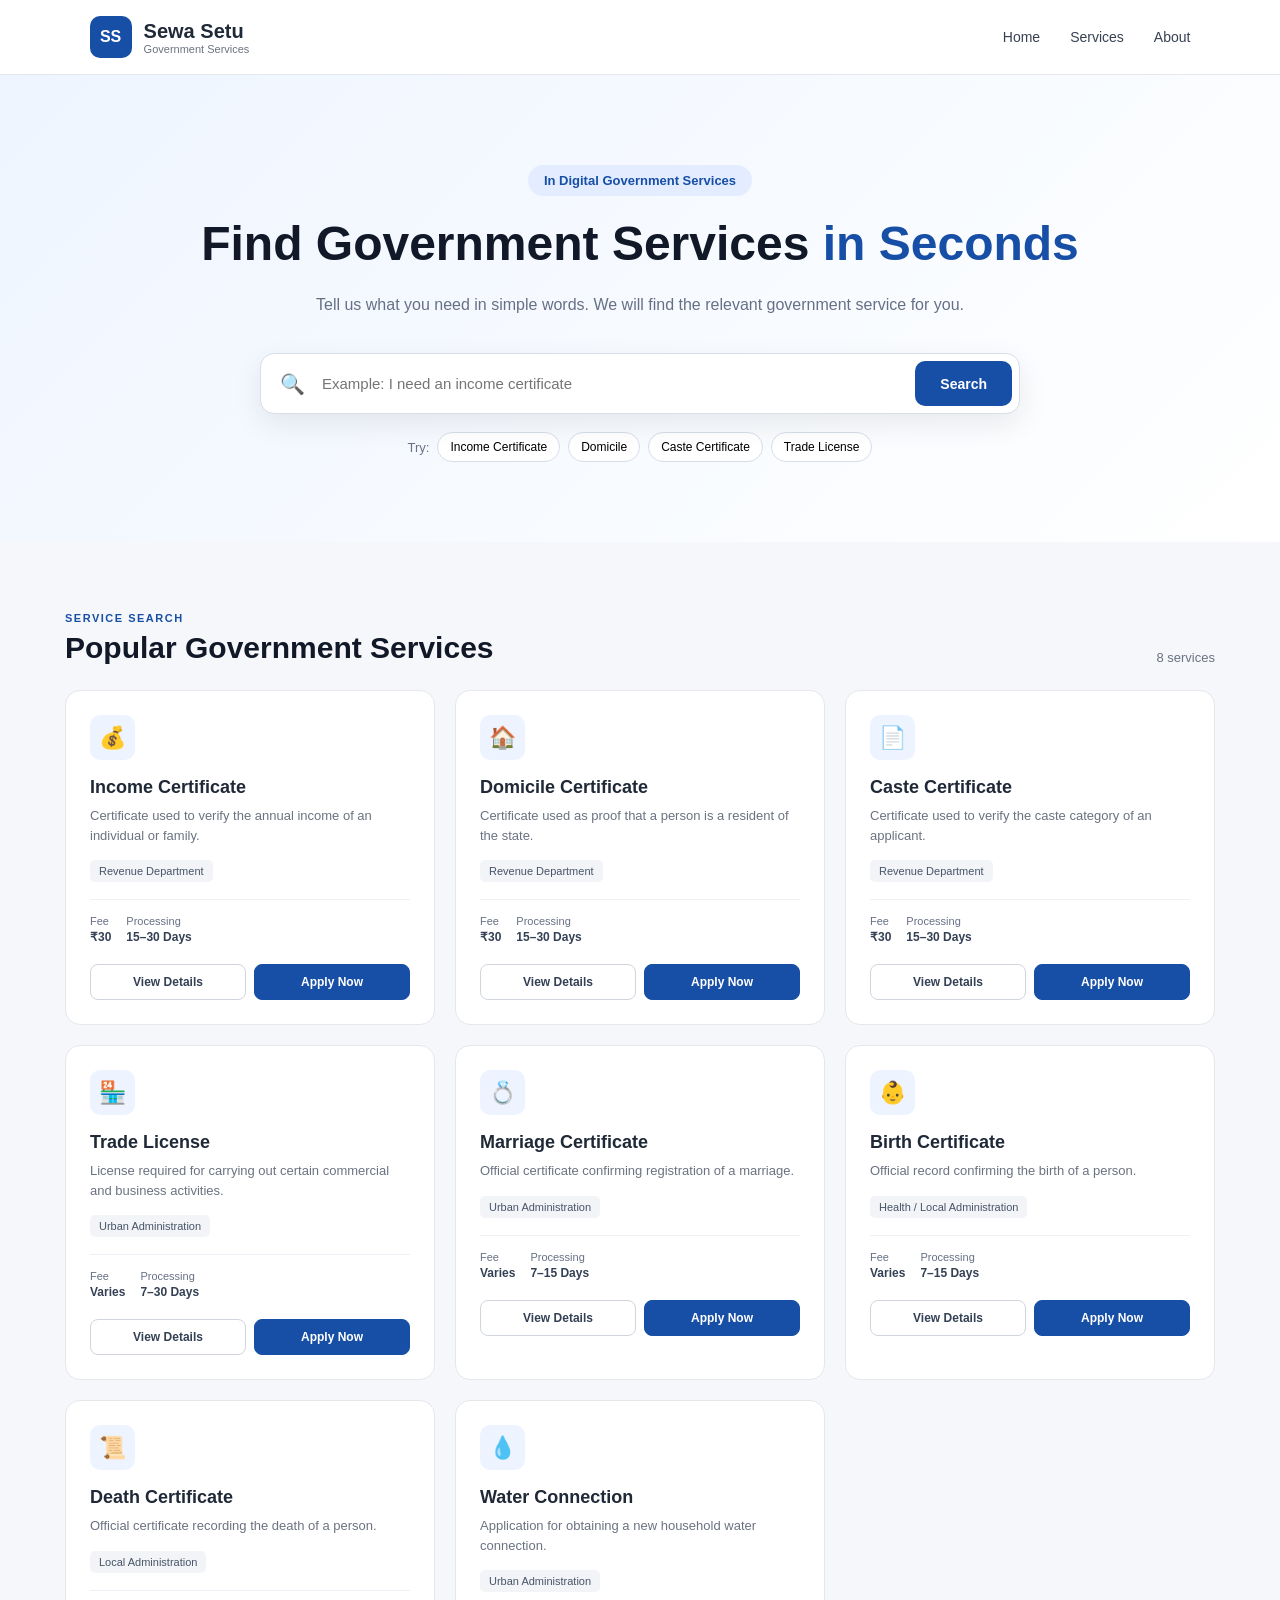
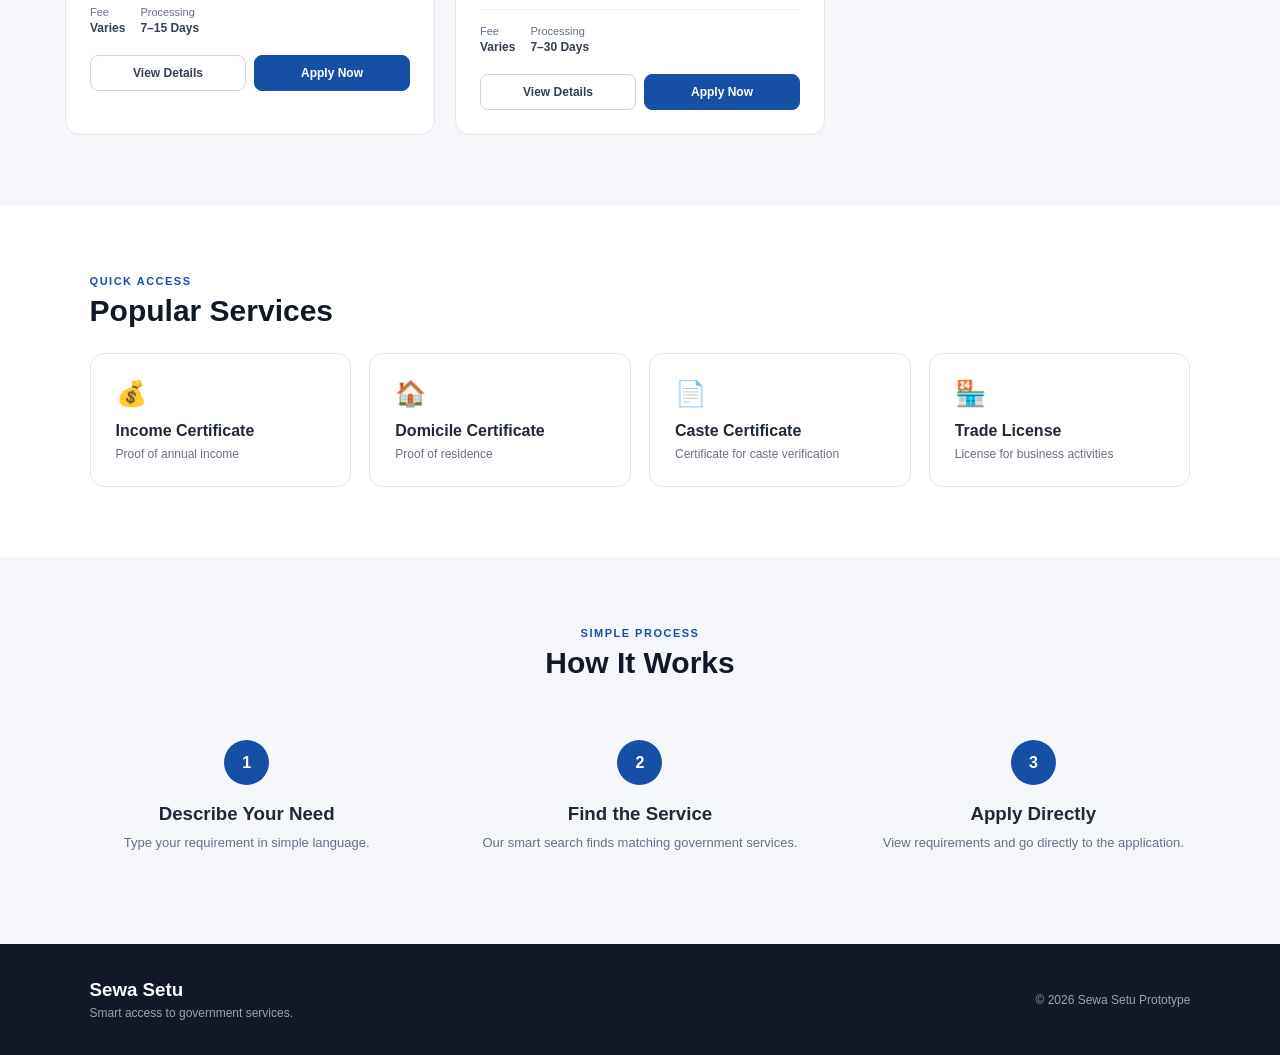
<file: index.html>
<!DOCTYPE html>
<html lang="en">
<head>
    <meta charset="UTF-8">
    <meta name="viewport" content="width=device-width, initial-scale=1.0">

    <title>Sewa Setu - Smart Service Finder</title>

    <link rel="stylesheet" href="style.css">
</head>

<body>

    <!-- Header -->
    <header class="header">

        <div class="logo-section">
            <div class="logo">SS</div>

            <div>
                <h2>Sewa Setu</h2>
                <p>Government Services</p>
            </div>
        </div>

        <nav>
            <a href="#home">Home</a>
            <a href="#services">Services</a>
            <a href="#about">About</a>
        </nav>

    </header>


    <!-- Hero Section -->
    <section class="hero" id="home">

        <div class="hero-content">

            <span class="badge">
                In Digital Government Services
            </span>

            <h1>
                Find Government Services
                <span>in Seconds</span>
            </h1>

            <p>
                Tell us what you need in simple words.
                We will find the relevant government service for you.
            </p>


            <!-- Search -->
            <div class="search-container">

                <div class="search-box">

                    <span class="search-icon">🔍</span>

                    <input
                        type="text"
                        id="searchInput"
                        placeholder="Example: I need an income certificate"
                        autocomplete="off"
                    >

                    <button id="searchButton">
                        Search
                    </button>

                </div>

                <!-- Suggestions -->
                <div id="suggestions" class="suggestions"></div>

            </div>


            <!-- Example searches -->
            <div class="examples">

                <span>Try:</span>

                <button onclick="quickSearch('income certificate')">
                    Income Certificate
                </button>

                <button onclick="quickSearch('domicile certificate')">
                    Domicile
                </button>

                <button onclick="quickSearch('caste certificate')">
                    Caste Certificate
                </button>

                <button onclick="quickSearch('trade license')">
                    Trade License
                </button>

            </div>

        </div>

    </section>


    <!-- Search Results -->
    <section class="results-section" id="services">

        <div class="section-header">

            <div>
                <p class="section-label">SERVICE SEARCH</p>

                <h2 id="resultTitle">
                    Popular Government Services
                </h2>
            </div>

            <span id="resultCount"></span>

        </div>


        <div id="results" class="services-grid">

            <!-- JavaScript will insert services here -->

        </div>

    </section>


    <!-- Popular Services -->
    <section class="popular-section">

        <div class="section-header">

            <div>
                <p class="section-label">QUICK ACCESS</p>

                <h2>Popular Services</h2>
            </div>

        </div>


        <div class="popular-grid">

            <div class="popular-card"
                 onclick="quickSearch('income certificate')">

                <div class="popular-icon">💰</div>

                <h3>Income Certificate</h3>

                <p>Proof of annual income</p>

            </div>


            <div class="popular-card"
                 onclick="quickSearch('domicile certificate')">

                <div class="popular-icon">🏠</div>

                <h3>Domicile Certificate</h3>

                <p>Proof of residence</p>

            </div>


            <div class="popular-card"
                 onclick="quickSearch('caste certificate')">

                <div class="popular-icon">📄</div>

                <h3>Caste Certificate</h3>

                <p>Certificate for caste verification</p>

            </div>


            <div class="popular-card"
                 onclick="quickSearch('trade license')">

                <div class="popular-icon">🏪</div>

                <h3>Trade License</h3>

                <p>License for business activities</p>

            </div>

        </div>

    </section>


    <!-- How It Works -->
    <section class="how-section">

        <p class="section-label">SIMPLE PROCESS</p>

        <h2>How It Works</h2>

        <div class="steps">

            <div class="step">

                <div class="step-number">1</div>

                <h3>Describe Your Need</h3>

                <p>
                    Type your requirement in simple language.
                </p>

            </div>


            <div class="step">

                <div class="step-number">2</div>

                <h3>Find the Service</h3>

                <p>
                    Our smart search finds matching government services.
                </p>

            </div>


            <div class="step">

                <div class="step-number">3</div>

                <h3>Apply Directly</h3>

                <p>
                    View requirements and go directly to the application.
                </p>

            </div>

        </div>

    </section>


    <!-- Footer -->
    <footer>

        <div>
            <h3>Sewa Setu</h3>

            <p>
                Smart access to government services.
            </p>
        </div>

        <div class="footer-right">
            © 2026 Sewa Setu Prototype
        </div>

    </footer>


    <!-- Modal -->
    <div id="serviceModal" class="modal">

        <div class="modal-content">

            <button class="close-button" onclick="closeModal()">
                ×
            </button>

            <div id="modalContent"></div>

        </div>

    </div>


    <script src="script.js"></script>

</body>
</html>
</file>
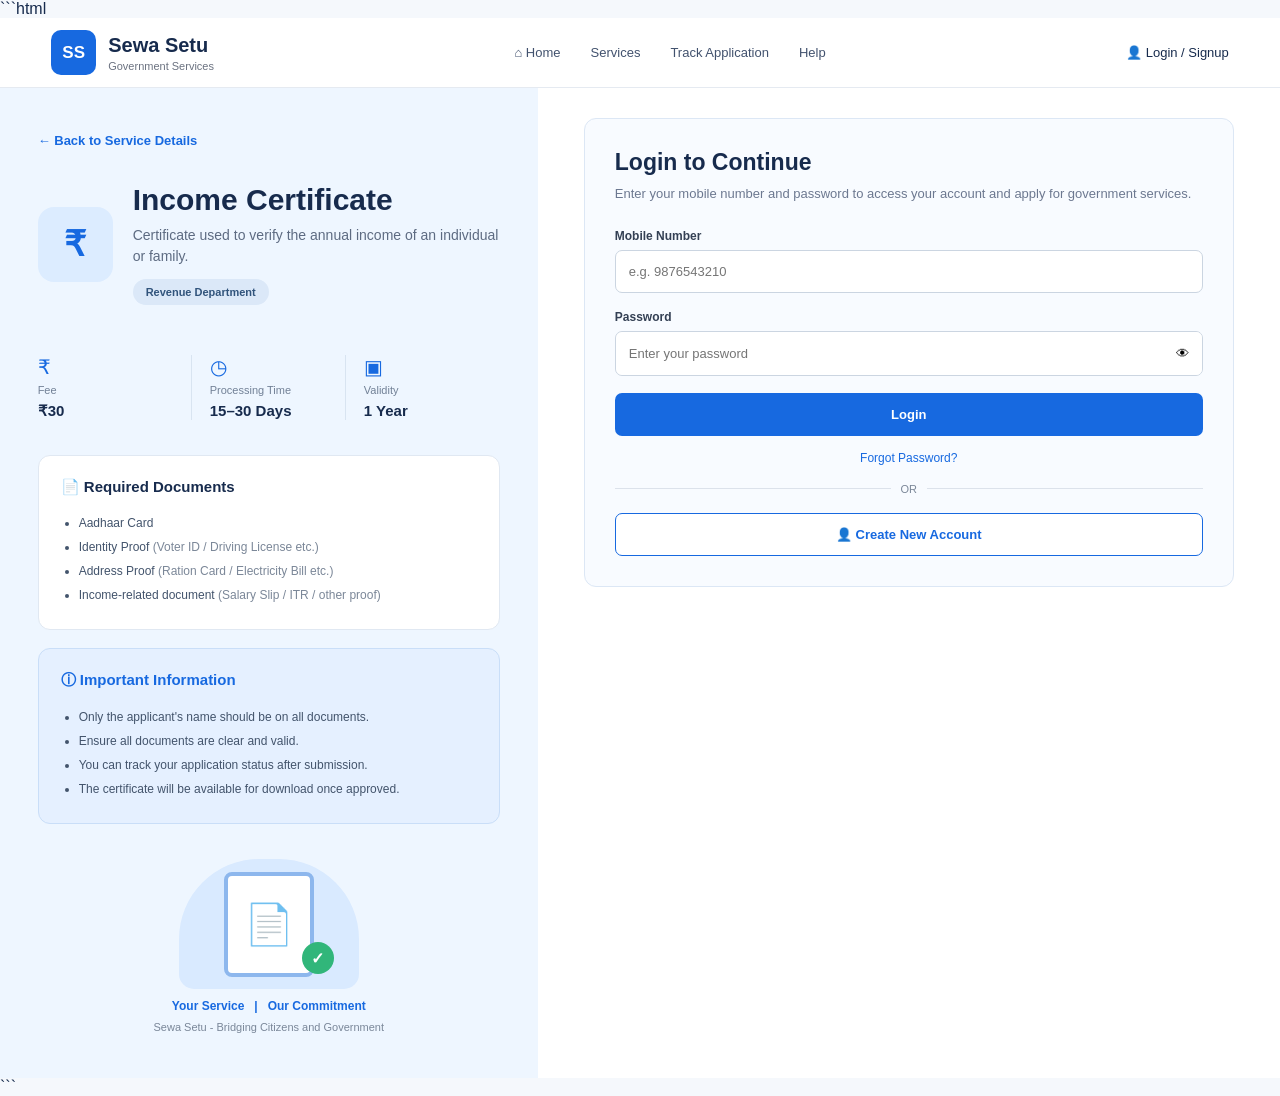
<file: apply.html>
```html
<!DOCTYPE html>
<html lang="en">

<head>
    <meta charset="UTF-8">
    <meta name="viewport" content="width=device-width, initial-scale=1.0">

    <title>Sewa Setu - Apply for Service</title>

    <link rel="stylesheet" href="apply.css">
</head>

<body>

<!-- ================= HEADER ================= -->

<header class="header">

    <div class="logo-section">

        <div class="logo">
            SS
        </div>

        <div>
            <h2>Sewa Setu</h2>
            <p>Government Services</p>
        </div>

    </div>


    <nav>

        <a href="index.html">⌂ Home</a>
        <a href="index.html#services">Services</a>
        <a href="#">Track Application</a>
        <a href="#">Help</a>

    </nav>


    <div class="account">
        👤 Login / Signup
    </div>

</header>


<!-- ================= MAIN ================= -->

<main class="application-container">


    <!-- ================= LEFT SIDE ================= -->

    <section class="service-information">

        <a href="index.html" class="back-link">
            ← Back to Service Details
        </a>


        <div class="service-title">

            <div class="large-icon">
                ₹
            </div>

            <div>

                <h1>Income Certificate</h1>

                <p>
                    Certificate used to verify the annual
                    income of an individual or family.
                </p>

                <span class="department">
                    Revenue Department
                </span>

            </div>

        </div>


        <!-- SERVICE INFORMATION -->

        <div class="service-stats">

            <div>

                <span>₹</span>

                <small>Fee</small>

                <strong>₹30</strong>

            </div>


            <div>

                <span>◷</span>

                <small>Processing Time</small>

                <strong>15–30 Days</strong>

            </div>


            <div>

                <span>▣</span>

                <small>Validity</small>

                <strong>1 Year</strong>

            </div>

        </div>


        <!-- DOCUMENTS -->

        <div class="info-card">

            <h3>
                📄 Required Documents
            </h3>

            <ul>

                <li>Aadhaar Card</li>

                <li>
                    Identity Proof
                    <span>
                        (Voter ID / Driving License etc.)
                    </span>
                </li>

                <li>
                    Address Proof
                    <span>
                        (Ration Card / Electricity Bill etc.)
                    </span>
                </li>

                <li>
                    Income-related document
                    <span>
                        (Salary Slip / ITR / other proof)
                    </span>
                </li>

            </ul>

        </div>


        <!-- IMPORTANT INFORMATION -->

        <div class="important-card">

            <h3>
                ⓘ Important Information
            </h3>

            <ul>

                <li>
                    Only the applicant's name should
                    be on all documents.
                </li>

                <li>
                    Ensure all documents are clear
                    and valid.
                </li>

                <li>
                    You can track your application
                    status after submission.
                </li>

                <li>
                    The certificate will be available
                    for download once approved.
                </li>

            </ul>

        </div>


        <div class="government-image">

            <div class="document-icon">
                📄
            </div>

            <div class="check-icon">
                ✓
            </div>

        </div>

        <p class="commitment">
            Your Service &nbsp; | &nbsp; Our Commitment
        </p>

        <p class="tagline">
            Sewa Setu - Bridging Citizens and Government
        </p>

    </section>


    <!-- ================= RIGHT SIDE ================= -->

    <section class="application-area">


        <!-- LOGIN CARD -->

        <div class="login-card" id="loginSection">

            <h2>Login to Continue</h2>

            <p>
                Enter your mobile number and password
                to access your account and apply for
                government services.
            </p>


            <div class="input-group">

                <label>Mobile Number</label>

                <input
                    type="tel"
                    id="mobile"
                    placeholder="e.g. 9876543210"
                    maxlength="10"
                >

            </div>


            <div class="input-group">

                <label>Password</label>

                <div class="password-box">

                    <input
                        type="password"
                        id="password"
                        placeholder="Enter your password"
                    >

                    <button
                        type="button"
                        onclick="togglePassword()"
                    >
                        👁
                    </button>

                </div>

            </div>


            <button
                class="primary-button"
                onclick="loginUser()"
            >
                Login
            </button>


            <a href="#" class="forgot">
                Forgot Password?
            </a>


            <div class="or">
                <span></span>
                OR
                <span></span>
            </div>


            <button
                class="create-account"
                onclick="createAccount()"
            >
                👤 Create New Account
            </button>

        </div>


        <!-- ================= FORM ================= -->

        <div
            class="form-card"
            id="formSection"
            style="display:none;"
        >


            <!-- PROGRESS -->

            <div class="progress">

                <div class="progress-step active">
                    <span>1</span>
                    <small>Personal Details</small>
                </div>

                <div class="line"></div>

                <div class="progress-step">
                    <span>2</span>
                    <small>Address Details</small>
                </div>

                <div class="line"></div>

                <div class="progress-step">
                    <span>3</span>
                    <small>Documents</small>
                </div>

                <div class="line"></div>

                <div class="progress-step">
                    <span>4</span>
                    <small>Preview</small>
                </div>

            </div>


            <h2 id="formTitle">
                Fill Your Details
            </h2>

            <p class="form-description">
                Please provide accurate information
                as per your official documents.
            </p>


            <!-- ================= STEP 1 ================= -->

            <div class="form-step active-step" id="step1">

                <div class="form-section-title">
                    👤 Personal Information
                </div>


                <div class="form-grid">

                    <div class="input-group">

                        <label>
                            Full Name *
                        </label>

                        <input
                            type="text"
                            id="fullName"
                            placeholder="Enter your full name"
                        >

                    </div>


                    <div class="input-group">

                        <label>
                            Date of Birth *
                        </label>

                        <input
                            type="date"
                            id="dob"
                        >

                    </div>


                    <div class="input-group">

                        <label>
                            Gender *
                        </label>

                        <select id="gender">

                            <option value="">
                                Select Gender
                            </option>

                            <option>
                                Male
                            </option>

                            <option>
                                Female
                            </option>

                            <option>
                                Other
                            </option>

                        </select>

                    </div>


                    <div class="input-group">

                        <label>
                            Father's / Husband's Name *
                        </label>

                        <input
                            type="text"
                            id="relativeName"
                            placeholder="Enter name"
                        >

                    </div>


                    <div class="input-group">

                        <label>
                            Category *
                        </label>

                        <select id="category">

                            <option value="">
                                Select Category
                            </option>

                            <option>
                                General
                            </option>

                            <option>
                                OBC
                            </option>

                            <option>
                                SC
                            </option>

                            <option>
                                ST
                            </option>

                        </select>

                    </div>


                    <div class="input-group">

                        <label>
                            Annual Income *
                        </label>

                        <input
                            type="number"
                            id="income"
                            placeholder="Enter annual income"
                        >

                    </div>


                    <div class="input-group">

                        <label>
                            Mobile Number *
                        </label>

                        <input
                            type="tel"
                            id="appMobile"
                            placeholder="Enter mobile number"
                            maxlength="10"
                        >

                    </div>


                    <div class="input-group">

                        <label>
                            Email ID
                        </label>

                        <input
                            type="email"
                            id="email"
                            placeholder="Enter email ID"
                        >

                    </div>

                </div>


                <div class="button-row">

                    <button
                        class="primary-button next-button"
                        onclick="nextStep(1)"
                    >
                        Next →
                    </button>

                </div>

            </div>


            <!-- ================= STEP 2 ================= -->

            <div
                class="form-step"
                id="step2"
            >

                <div class="form-section-title">
                    🏠 Address Information
                </div>


                <div class="form-grid">


                    <div class="input-group full-width">

                        <label>
                            House / Street Address *
                        </label>

                        <input
                            type="text"
                            id="address"
                            placeholder="Enter your complete address"
                        >

                    </div>


                    <div class="input-group">

                        <label>
                            District *
                        </label>

                        <input
                            type="text"
                            id="district"
                            placeholder="Enter district"
                        >

                    </div>


                    <div class="input-group">

                        <label>
                            Tehsil *
                        </label>

                        <input
                            type="text"
                            id="tehsil"
                            placeholder="Enter tehsil"
                        >

                    </div>


                    <div class="input-group">

                        <label>
                            Village / City *
                        </label>

                        <input
                            type="text"
                            id="city"
                            placeholder="Enter village or city"
                        >

                    </div>


                    <div class="input-group">

                        <label>
                            State *
                        </label>

                        <select id="state">

                            <option value="">
                                Select State
                            </option>

                            <option selected>
                                Chhattisgarh
                            </option>

                            <option>
                                Madhya Pradesh
                            </option>

                            <option>
                                Maharashtra
                            </option>

                            <option>
                                Odisha
                            </option>

                        </select>

                    </div>


                    <div class="input-group">

                        <label>
                            PIN Code *
                        </label>

                        <input
                            type="text"
                            id="pincode"
                            placeholder="6 digit PIN"
                            maxlength="6"
                        >

                    </div>

                </div>


                <div class="button-row">

                    <button
                        class="secondary-button"
                        onclick="previousStep(2)"
                    >
                        ← Back
                    </button>

                    <button
                        class="primary-button"
                        onclick="nextStep(2)"
                    >
                        Next →
                    </button>

                </div>

            </div>


            <!-- ================= STEP 3 ================= -->

            <div
                class="form-step"
                id="step3"
            >

                <div class="form-section-title">
                    📄 Upload Documents
                </div>


                <p class="upload-info">
                    Upload clear PDF, JPG or PNG files.
                    Maximum size: 2 MB per document.
                </p>


                <div class="upload-box">

                    <label>
                        Aadhaar Card *
                    </label>

                    <input
                        type="file"
                        id="aadhaar"
                        accept=".pdf,.jpg,.jpeg,.png"
                    >

                </div>


                <div class="upload-box">

                    <label>
                        Address Proof *
                    </label>

                    <input
                        type="file"
                        id="addressProof"
                        accept=".pdf,.jpg,.jpeg,.png"
                    >

                </div>


                <div class="upload-box">

                    <label>
                        Income Proof *
                    </label>

                    <input
                        type="file"
                        id="incomeProof"
                        accept=".pdf,.jpg,.jpeg,.png"
                    >

                </div>


                <div class="upload-box">

                    <label>
                        Other Supporting Document
                    </label>

                    <input
                        type="file"
                        id="otherDocument"
                        accept=".pdf,.jpg,.jpeg,.png"
                    >

                </div>


                <div class="button-row">

                    <button
                        class="secondary-button"
                        onclick="previousStep(3)"
                    >
                        ← Back
                    </button>

                    <button
                        class="primary-button"
                        onclick="nextStep(3)"
                    >
                        Preview →
                    </button>

                </div>

            </div>


            <!-- ================= STEP 4 ================= -->

            <div
                class="form-step"
                id="step4"
            >

                <div class="form-section-title">
                    ✓ Preview Application
                </div>


                <div
                    id="previewData"
                    class="preview-box"
                ></div>


                <label class="declaration">

                    <input
                        type="checkbox"
                        id="declaration"
                    >

                    I confirm that the information
                    provided by me is correct and
                    complete.

                </label>


                <div class="button-row">

                    <button
                        class="secondary-button"
                        onclick="previousStep(4)"
                    >
                        ← Back
                    </button>

                    <button
                        class="primary-button"
                        onclick="submitApplication()"
                    >
                        Submit Application
                    </button>

                </div>

            </div>


        </div>


        <!-- ================= SUCCESS ================= -->

        <div
            class="success-card"
            id="successSection"
            style="display:none;"
        >

            <div class="success-icon">
                ✓
            </div>

            <h2>
                Application Submitted!
            </h2>

            <p>
                Your Income Certificate application
                has been successfully submitted.
            </p>

            <div class="application-number">

                Application Number

                <strong id="applicationNumber">
                    SS2026001234
                </strong>

            </div>

            <p>
                You can use this application number
                to track your application status.
            </p>

            <button
                class="primary-button"
                onclick="window.location.href='index.html'"
            >
                Back to Home
            </button>

        </div>


    </section>

</main>


<script src="apply.js"></script>

</body>
</html>
```
</file>
<file: style.css>
* {
    margin: 0;
    padding: 0;
    box-sizing: border-box;
}


body {
    font-family: Arial, Helvetica, sans-serif;
    background: #f5f7fb;
    color: #1f2937;
}


/* =========================
   HEADER
========================= */

.header {
    height: 75px;
    background: white;

    display: flex;
    align-items: center;
    justify-content: space-between;

    padding: 0 7%;

    border-bottom: 1px solid #e5e7eb;

    position: sticky;
    top: 0;

    z-index: 100;
}


.logo-section {
    display: flex;
    align-items: center;
    gap: 12px;
}


.logo {
    width: 42px;
    height: 42px;

    border-radius: 10px;

    display: flex;
    align-items: center;
    justify-content: center;

    background: #174ea6;
    color: white;

    font-weight: bold;
    font-size: 16px;
}


.logo-section h2 {
    font-size: 20px;
}


.logo-section p {
    font-size: 11px;
    color: #6b7280;
}


nav {
    display: flex;
    gap: 30px;
}


nav a {
    text-decoration: none;
    color: #374151;
    font-size: 14px;
}


nav a:hover {
    color: #174ea6;
}


/* =========================
   HERO
========================= */

.hero {
    background:
        linear-gradient(
            135deg,
            #eef5ff,
            #ffffff
        );

    padding: 90px 20px 80px;

    text-align: center;
}


.hero-content {
    max-width: 900px;
    margin: auto;
}


.badge {
    display: inline-block;

    background: #e3edff;
    color: #174ea6;

    padding: 8px 16px;

    border-radius: 30px;

    font-size: 13px;
    font-weight: 600;

    margin-bottom: 20px;
}


.hero h1 {
    font-size: 48px;
    line-height: 1.15;

    color: #111827;

    margin-bottom: 20px;
}


.hero h1 span {
    color: #174ea6;
}


.hero p {
    max-width: 650px;

    margin: auto;

    color: #667085;

    line-height: 1.7;

    font-size: 16px;
}


/* =========================
   SEARCH
========================= */

.search-container {
    max-width: 760px;

    margin: 35px auto 0;

    position: relative;
}


.search-box {
    display: flex;

    background: white;

    border: 1px solid #d9dee8;

    border-radius: 14px;

    padding: 7px;

    box-shadow:
        0 10px 30px rgba(0, 0, 0, 0.08);
}


.search-icon {
    display: flex;
    align-items: center;

    padding: 0 12px;

    font-size: 20px;
}


.search-box input {
    flex: 1;

    border: none;
    outline: none;

    font-size: 15px;

    padding: 14px 5px;

    color: #1f2937;
}


.search-box button {
    border: none;

    background: #174ea6;
    color: white;

    padding: 0 25px;

    border-radius: 10px;

    font-size: 14px;
    font-weight: 600;

    cursor: pointer;
}


.search-box button:hover {
    background: #123d83;
}


/* =========================
   SUGGESTIONS
========================= */

.suggestions {
    position: absolute;

    top: 68px;
    left: 0;
    right: 0;

    background: white;

    border: 1px solid #e1e5ec;

    border-radius: 10px;

    text-align: left;

    overflow: hidden;

    display: none;

    z-index: 20;

    box-shadow: 0 10px 25px rgba(0,0,0,0.08);
}


.suggestion-item {
    padding: 14px 18px;

    cursor: pointer;

    border-bottom: 1px solid #f0f1f3;
}


.suggestion-item:hover {
    background: #f4f7fc;
}


/* =========================
   EXAMPLES
========================= */

.examples {
    margin-top: 18px;

    display: flex;

    justify-content: center;

    align-items: center;

    flex-wrap: wrap;

    gap: 8px;
}


.examples span {
    color: #6b7280;
    font-size: 13px;
}


.examples button {
    border: 1px solid #d7deea;

    background: white;

    padding: 7px 12px;

    border-radius: 20px;

    font-size: 12px;

    cursor: pointer;
}


.examples button:hover {
    border-color: #174ea6;
    color: #174ea6;
}


/* =========================
   RESULTS
========================= */

.results-section,
.popular-section,
.how-section {
    max-width: 1200px;

    margin: auto;

    padding: 70px 25px;
}


.section-header {
    display: flex;

    justify-content: space-between;

    align-items: end;

    margin-bottom: 25px;
}


.section-label {
    color: #174ea6;

    font-size: 11px;

    font-weight: bold;

    letter-spacing: 1.5px;

    margin-bottom: 7px;
}


.section-header h2,
.how-section > h2 {
    font-size: 30px;

    color: #111827;
}


#resultCount {
    color: #6b7280;

    font-size: 13px;
}


/* =========================
   SERVICE CARDS
========================= */

.services-grid {
    display: grid;

    grid-template-columns:
        repeat(3, 1fr);

    gap: 20px;
}


.service-card {
    background: white;

    border: 1px solid #e5e7eb;

    border-radius: 15px;

    padding: 24px;

    transition: 0.2s;

    position: relative;
}


.service-card:hover {
    transform: translateY(-3px);

    border-color: #b7c9e8;

    box-shadow:
        0 10px 25px rgba(0,0,0,0.06);
}


.service-icon {
    width: 45px;
    height: 45px;

    background: #edf4ff;

    border-radius: 10px;

    display: flex;
    align-items: center;
    justify-content: center;

    font-size: 22px;

    margin-bottom: 17px;
}


.service-card h3 {
    font-size: 18px;

    margin-bottom: 8px;
}


.service-card p {
    color: #6b7280;

    font-size: 13px;

    line-height: 1.5;
}


.department {
    display: inline-block;

    margin-top: 15px;

    padding: 5px 9px;

    border-radius: 5px;

    background: #f2f4f7;

    color: #475467;

    font-size: 11px;
}


.service-info {
    display: flex;

    gap: 15px;

    margin-top: 17px;

    padding-top: 15px;

    border-top: 1px solid #edf0f4;
}


.info-item {
    font-size: 11px;

    color: #667085;
}


.info-item strong {
    display: block;

    color: #344054;

    font-size: 12px;

    margin-top: 3px;
}


.card-buttons {
    display: flex;

    gap: 8px;

    margin-top: 20px;
}


.view-button,
.apply-button {
    flex: 1;

    padding: 10px;

    border-radius: 8px;

    font-size: 12px;

    cursor: pointer;

    font-weight: 600;
}


.view-button {
    background: white;

    border: 1px solid #d0d5dd;

    color: #344054;
}


.apply-button {
    background: #174ea6;

    border: 1px solid #174ea6;

    color: white;
}


.apply-button:hover {
    background: #123d83;
}


/* =========================
   POPULAR
========================= */

.popular-section {
    background: white;

    max-width: none;

    padding-left: 7%;
    padding-right: 7%;
}


.popular-grid {
    max-width: 1200px;

    margin: auto;

    display: grid;

    grid-template-columns:
        repeat(4, 1fr);

    gap: 18px;
}


.popular-card {
    border: 1px solid #e5e7eb;

    padding: 25px;

    border-radius: 14px;

    cursor: pointer;

    transition: 0.2s;
}


.popular-card:hover {
    border-color: #174ea6;

    transform: translateY(-3px);
}


.popular-icon {
    font-size: 25px;

    margin-bottom: 14px;
}


.popular-card h3 {
    font-size: 16px;

    margin-bottom: 7px;
}


.popular-card p {
    color: #667085;

    font-size: 12px;
}


/* =========================
   HOW IT WORKS
========================= */

.how-section {
    text-align: center;
}


.steps {
    display: grid;

    grid-template-columns:
        repeat(3, 1fr);

    gap: 30px;

    margin-top: 40px;
}


.step {
    padding: 20px;
}


.step-number {
    width: 45px;
    height: 45px;

    margin: auto auto 18px;

    border-radius: 50%;

    background: #174ea6;

    color: white;

    display: flex;

    align-items: center;
    justify-content: center;

    font-weight: bold;
}


.step h3 {
    margin-bottom: 8px;
}


.step p {
    color: #667085;

    font-size: 13px;

    line-height: 1.6;
}


/* =========================
   FOOTER
========================= */

footer {
    background: #111827;

    color: white;

    padding: 35px 7%;

    display: flex;

    justify-content: space-between;

    align-items: center;
}


footer p {
    color: #9ca3af;

    font-size: 12px;

    margin-top: 5px;
}


.footer-right {
    color: #9ca3af;

    font-size: 12px;
}


/* =========================
   MODAL
========================= */

.modal {
    display: none;

    position: fixed;

    inset: 0;

    background: rgba(0,0,0,0.5);

    z-index: 200;

    align-items: center;
    justify-content: center;

    padding: 20px;
}


.modal-content {
    background: white;

    max-width: 600px;

    width: 100%;

    border-radius: 15px;

    padding: 30px;

    position: relative;

    max-height: 90vh;

    overflow-y: auto;
}


.close-button {
    position: absolute;

    right: 18px;
    top: 15px;

    border: none;

    background: #f2f4f7;

    width: 32px;
    height: 32px;

    border-radius: 50%;

    cursor: pointer;

    font-size: 20px;
}


.modal-content h2 {
    margin-bottom: 10px;
}


.modal-content h3 {
    margin-top: 22px;

    margin-bottom: 10px;
}


.modal-content p {
    color: #667085;

    line-height: 1.6;

    font-size: 14px;
}


.modal-content ul {
    padding-left: 20px;

    color: #475467;

    line-height: 1.9;

    font-size: 14px;
}


/* =========================
   RESPONSIVE
========================= */

@media (max-width: 900px) {

    .services-grid {
        grid-template-columns: repeat(2, 1fr);
    }

    .popular-grid {
        grid-template-columns: repeat(2, 1fr);
    }

}


@media (max-width: 650px) {

    nav {
        display: none;
    }

    .hero {
        padding-top: 60px;
    }

    .hero h1 {
        font-size: 34px;
    }

    .search-box {
        flex-direction: column;

        gap: 7px;
    }

    .search-box button {
        padding: 13px;
    }

    .search-icon {
        display: none;
    }

    .services-grid,
    .popular-grid,
    .steps {
        grid-template-columns: 1fr;
    }

    .section-header {
        align-items: flex-start;

        flex-direction: column;

        gap: 10px;
    }

    footer {
        flex-direction: column;

        align-items: flex-start;

        gap: 20px;
    }

}
</file>
<file: apply.css>
* {
    margin: 0;
    padding: 0;
    box-sizing: border-box;
}

body {
    font-family: Arial, Helvetica, sans-serif;
    background: #f5f8fc;
    color: #172b4d;
}


/* ================= HEADER ================= */

.header {
    height: 70px;
    background: white;
    border-bottom: 1px solid #e5eaf1;

    display: flex;
    align-items: center;
    justify-content: space-between;

    padding: 0 4%;

    position: sticky;
    top: 0;
    z-index: 100;
}

.logo-section {
    display: flex;
    align-items: center;
    gap: 12px;
}

.logo {
    width: 45px;
    height: 45px;

    background: #1769e0;
    color: white;

    border-radius: 10px;

    display: flex;
    align-items: center;
    justify-content: center;

    font-weight: bold;
    font-size: 17px;
}

.logo-section h2 {
    font-size: 20px;
}

.logo-section p {
    font-size: 11px;
    color: #6b7280;
    margin-top: 3px;
}

nav {
    display: flex;
    gap: 30px;
}

nav a {
    text-decoration: none;
    color: #42526e;
    font-size: 13px;
}

nav a:hover {
    color: #1769e0;
}

.account {
    font-size: 13px;
}


/* ================= MAIN ================= */

.application-container {
    display: grid;

    grid-template-columns: 42% 58%;

    min-height: calc(100vh - 70px);
}


/* ================= LEFT ================= */

.service-information {
    background: #eef6ff;

    padding: 45px 7%;

    min-height: 100%;
}

.back-link {
    text-decoration: none;

    color: #1769e0;

    font-size: 13px;

    font-weight: 600;
}

.service-title {
    display: flex;

    gap: 20px;

    align-items: center;

    margin-top: 35px;
}

.large-icon {
    min-width: 75px;
    height: 75px;

    background: #dcecff;

    border-radius: 16px;

    display: flex;

    align-items: center;
    justify-content: center;

    color: #1769e0;

    font-size: 35px;

    font-weight: bold;
}

.service-title h1 {
    font-size: 30px;

    margin-bottom: 8px;
}

.service-title p {
    color: #5d6b82;

    line-height: 1.5;

    font-size: 14px;
}

.department {
    display: inline-block;

    background: #dbe8f8;

    color: #31547c;

    padding: 7px 13px;

    border-radius: 20px;

    margin-top: 12px;

    font-size: 11px;

    font-weight: bold;
}


/* ================= STATS ================= */

.service-stats {
    display: grid;

    grid-template-columns:
        repeat(3, 1fr);

    margin: 50px 0 35px;

    background: transparent;
}

.service-stats > div {
    border-right: 1px solid #d8e4f1;

    padding: 0 18px;
}

.service-stats > div:first-child {
    padding-left: 0;
}

.service-stats > div:last-child {
    border-right: none;
}

.service-stats span {
    color: #1769e0;

    font-size: 20px;

    display: block;

    margin-bottom: 5px;
}

.service-stats small {
    display: block;

    color: #718096;

    font-size: 11px;

    margin-bottom: 6px;
}

.service-stats strong {
    font-size: 15px;
}


/* ================= INFO CARD ================= */

.info-card,
.important-card {
    background: white;

    border-radius: 12px;

    padding: 22px;

    margin-bottom: 18px;

    border: 1px solid #e0e8f2;
}

.info-card h3,
.important-card h3 {
    font-size: 15px;

    margin-bottom: 15px;
}

.info-card ul,
.important-card ul {
    padding-left: 18px;

    line-height: 2;

    font-size: 12px;

    color: #43546c;
}

.info-card li span {
    color: #7b8798;
}


/* ================= IMPORTANT ================= */

.important-card {
    background: #e5f0ff;

    border-color: #c9def8;
}

.important-card h3 {
    color: #1769e0;
}


/* ================= ILLUSTRATION ================= */

.government-image {
    width: 180px;
    height: 130px;

    margin: 35px auto 10px;

    position: relative;

    background: #d9eaff;

    border-radius: 80px 80px 15px 15px;

    display: flex;

    align-items: center;
    justify-content: center;
}

.document-icon {
    background: white;

    border: 4px solid #8db7ed;

    width: 90px;
    height: 105px;

    display: flex;

    align-items: center;
    justify-content: center;

    font-size: 40px;

    border-radius: 8px;
}

.check-icon {
    position: absolute;

    right: 25px;
    bottom: 15px;

    width: 32px;
    height: 32px;

    background: #31b67a;

    color: white;

    border-radius: 50%;

    display: flex;

    align-items: center;
    justify-content: center;

    font-weight: bold;
}

.commitment,
.tagline {
    text-align: center;
}

.commitment {
    color: #1769e0;

    font-size: 12px;

    font-weight: bold;
}

.tagline {
    color: #7a8799;

    font-size: 11px;

    margin-top: 8px;
}


/* ================= RIGHT ================= */

.application-area {
    background: white;

    padding: 30px 5%;

    min-height: 100%;
}


/* ================= LOGIN ================= */

.login-card {
    max-width: 650px;

    margin: 0 auto;

    background: #f8fbff;

    border: 1px solid #dce7f5;

    border-radius: 12px;

    padding: 30px;
}

.login-card h2 {
    font-size: 23px;

    margin-bottom: 8px;
}

.login-card > p {
    color: #6c7890;

    font-size: 13px;

    line-height: 1.5;

    margin-bottom: 25px;
}


/* ================= INPUT ================= */

.input-group {
    margin-bottom: 17px;
}

.input-group label {
    display: block;

    font-size: 12px;

    font-weight: 600;

    color: #344054;

    margin-bottom: 7px;
}

.input-group input,
.input-group select {
    width: 100%;

    height: 43px;

    border: 1px solid #cbd5e1;

    border-radius: 7px;

    padding: 0 13px;

    outline: none;

    background: white;

    font-size: 13px;

    color: #344054;
}

.input-group input:focus,
.input-group select:focus {
    border-color: #1769e0;

    box-shadow:
        0 0 0 3px rgba(23,105,224,0.1);
}


/* ================= PASSWORD ================= */

.password-box {
    display: flex;

    background: white;

    border: 1px solid #cbd5e1;

    border-radius: 7px;

    overflow: hidden;
}

.password-box input {
    border: none;

    box-shadow: none;
}

.password-box button {
    border: none;

    background: white;

    cursor: pointer;

    padding: 0 13px;
}


/* ================= BUTTONS ================= */

.primary-button {
    background: #1769e0;

    color: white;

    border: none;

    border-radius: 7px;

    height: 43px;

    padding: 0 22px;

    font-size: 13px;

    font-weight: 600;

    cursor: pointer;
}

.primary-button:hover {
    background: #0f56bd;
}

.login-card .primary-button {
    width: 100%;
}

.forgot {
    display: block;

    text-align: center;

    margin: 15px;

    color: #1769e0;

    text-decoration: none;

    font-size: 12px;
}

.or {
    display: flex;

    align-items: center;

    gap: 10px;

    color: #7b8798;

    font-size: 11px;

    margin: 18px 0;
}

.or span {
    flex: 1;

    height: 1px;

    background: #dce2eb;
}

.create-account {
    width: 100%;

    height: 43px;

    background: white;

    border: 1px solid #1769e0;

    color: #1769e0;

    border-radius: 7px;

    cursor: pointer;

    font-size: 13px;

    font-weight: 600;
}


/* ================= FORM ================= */

.form-card {
    max-width: 700px;

    margin: 20px auto 0;

    border: 1px solid #dce7f5;

    border-radius: 12px;

    padding: 30px;
}

.progress {
    display: flex;

    align-items: center;

    margin-bottom: 35px;
}

.progress-step {
    display: flex;

    flex-direction: column;

    align-items: center;

    gap: 6px;

    min-width: 80px;
}

.progress-step span {
    width: 30px;
    height: 30px;

    border-radius: 50%;

    background: #e8edf5;

    color: #667085;

    display: flex;

    align-items: center;
    justify-content: center;

    font-weight: bold;

    font-size: 12px;
}

.progress-step.active span {
    background: #1769e0;

    color: white;
}

.progress-step small {
    font-size: 9px;

    color: #6b7280;

    text-align: center;
}

.progress-step.active small {
    color: #1769e0;

    font-weight: bold;
}

.line {
    flex: 1;

    height: 2px;

    background: #e2e8f0;

    margin-bottom: 17px;
}


/* ================= FORM TITLE ================= */

.form-card > h2 {
    font-size: 23px;

    margin-bottom: 7px;
}

.form-description {
    color: #7a8799;

    font-size: 12px;

    margin-bottom: 25px;
}

.form-section-title {
    background: #edf5ff;

    color: #1769e0;

    padding: 12px;

    border-radius: 7px;

    font-size: 13px;

    font-weight: bold;

    margin-bottom: 20px;
}


/* ================= FORM GRID ================= */

.form-grid {
    display: grid;

    grid-template-columns:
        repeat(2, 1fr);

    gap: 0 18px;
}

.full-width {
    grid-column: 1 / -1;
}


/* ================= FORM STEPS ================= */

.form-step {
    display: none;
}

.active-step {
    display: block;
}


/* ================= BUTTON ROW ================= */

.button-row {
    display: flex;

    justify-content: flex-end;

    gap: 10px;

    margin-top: 25px;
}

.secondary-button {
    height: 43px;

    padding: 0 20px;

    background: white;

    border: 1px solid #cbd5e1;

    border-radius: 7px;

    color: #475467;

    cursor: pointer;

    font-weight: 600;
}


/* ================= UPLOAD ================= */

.upload-info {
    background: #f7f9fc;

    padding: 12px;

    border-radius: 7px;

    font-size: 12px;

    color: #667085;

    margin-bottom: 18px;
}

.upload-box {
    border: 1px dashed #b7c7db;

    padding: 17px;

    border-radius: 8px;

    margin-bottom: 12px;

    background: #fbfdff;
}

.upload-box label {
    display: block;

    font-size: 12px;

    font-weight: bold;

    margin-bottom: 9px;
}

.upload-box input {
    font-size: 11px;
}


/* ================= PREVIEW ================= */

.preview-box {
    background: #f8fafc;

    border: 1px solid #e3e8ef;

    border-radius: 8px;

    padding: 20px;

    line-height: 1.9;

    font-size: 13px;
}

.preview-row {
    display: flex;

    justify-content: space-between;

    border-bottom: 1px solid #edf0f3;

    padding: 5px 0;
}

.preview-row span:first-child {
    color: #667085;
}

.preview-row span:last-child {
    font-weight: 600;
}

.declaration {
    display: block;

    background: #f8fbff;

    padding: 14px;

    margin-top: 18px;

    border-radius: 7px;

    font-size: 12px;

    color: #475467;
}

.declaration input {
    margin-right: 8px;
}


/* ================= SUCCESS ================= */

.success-card {
    max-width: 600px;

    margin: 100px auto;

    text-align: center;

    padding: 40px;

    border: 1px solid #dce7f5;

    border-radius: 15px;

    background: white;
}

.success-icon {
    width: 65px;
    height: 65px;

    background: #dff7eb;

    color: #18a66a;

    border-radius: 50%;

    display: flex;

    align-items: center;
    justify-content: center;

    margin: auto auto 20px;

    font-size: 30px;

    font-weight: bold;
}

.success-card h2 {
    margin-bottom: 10px;
}

.success-card p {
    color: #667085;

    font-size: 13px;

    line-height: 1.6;
}

.application-number {
    background: #eef6ff;

    border: 1px solid #cfe0f7;

    border-radius: 8px;

    padding: 15px;

    margin: 25px 0;

    color: #667085;

    font-size: 12px;
}

.application-number strong {
    display: block;

    color: #1769e0;

    font-size: 18px;

    margin-top: 5px;
}

.success-card .primary-button {
    margin-top: 20px;
}


/* ================= MOBILE ================= */

@media (max-width: 900px) {

    .application-container {
        grid-template-columns: 1fr;
    }

    .service-information {
        padding: 35px 5%;
    }

    .application-area {
        padding: 25px 4%;
    }

    nav {
        display: none;
    }

}


@media (max-width: 600px) {

    .form-grid {
        grid-template-columns: 1fr;
    }

    .full-width {
        grid-column: auto;
    }

    .service-stats {
        grid-template-columns: 1fr;
        gap: 20px;
    }

    .service-stats > div {
        border-right: none;
    }

    .progress-step small {
        display: none;
    }

    .progress-step {
        min-width: 35px;
    }

    .service-title {
        align-items: flex-start;
    }

    .service-title h1 {
        font-size: 24px;
    }

    .login-card,
    .form-card {
        padding: 20px;
    }

}
</file>
